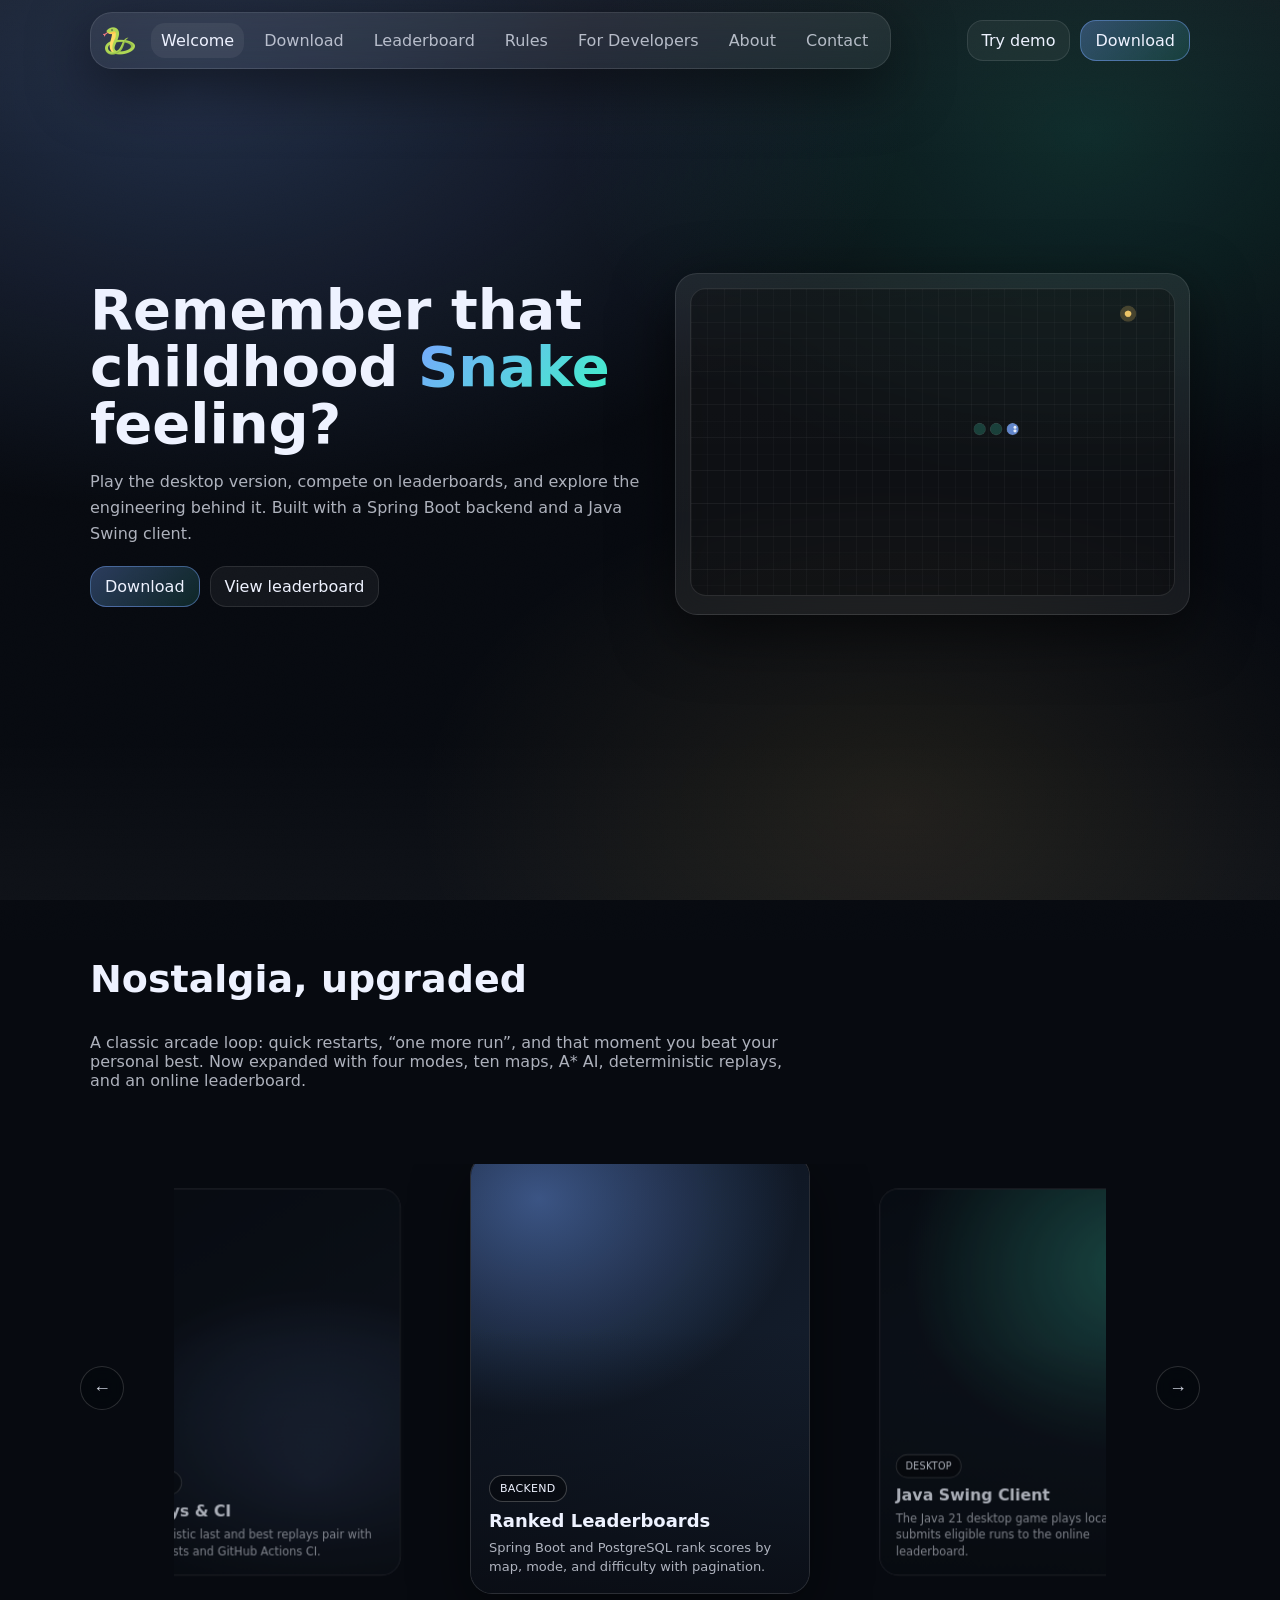
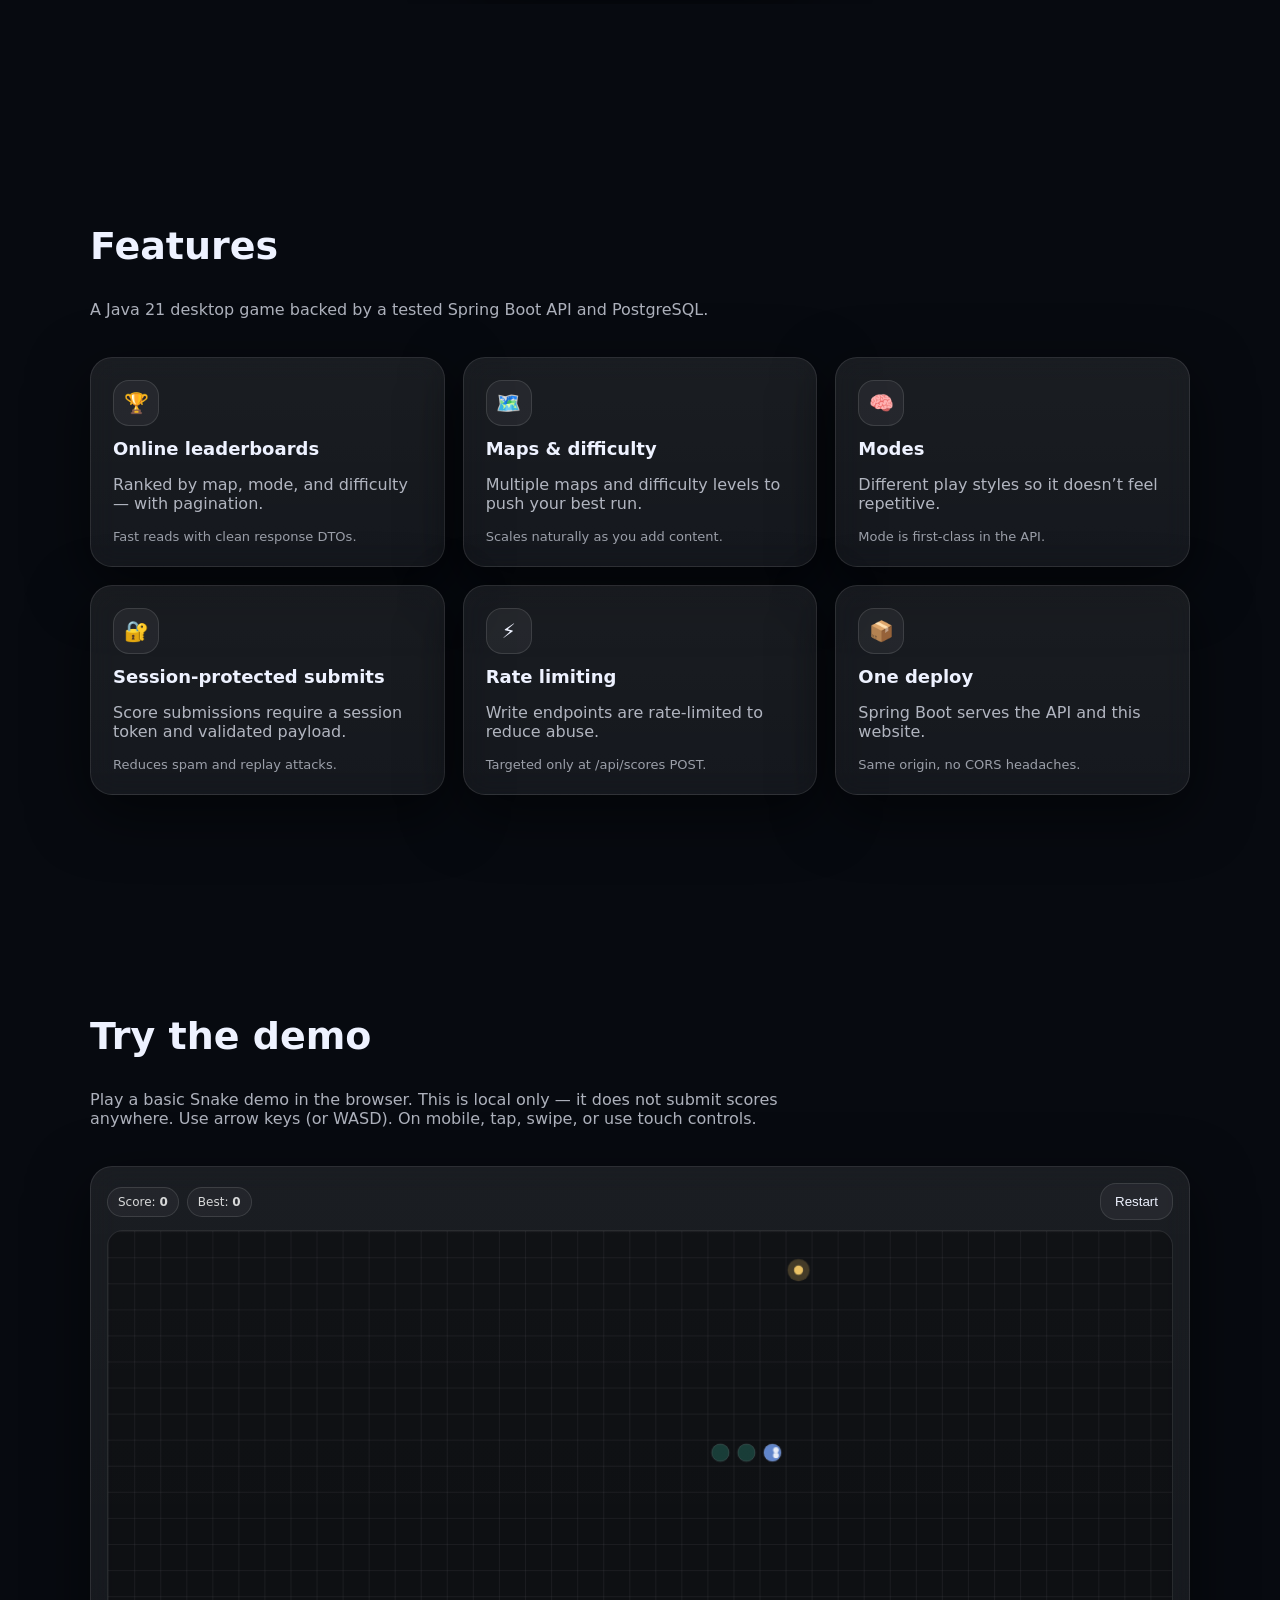
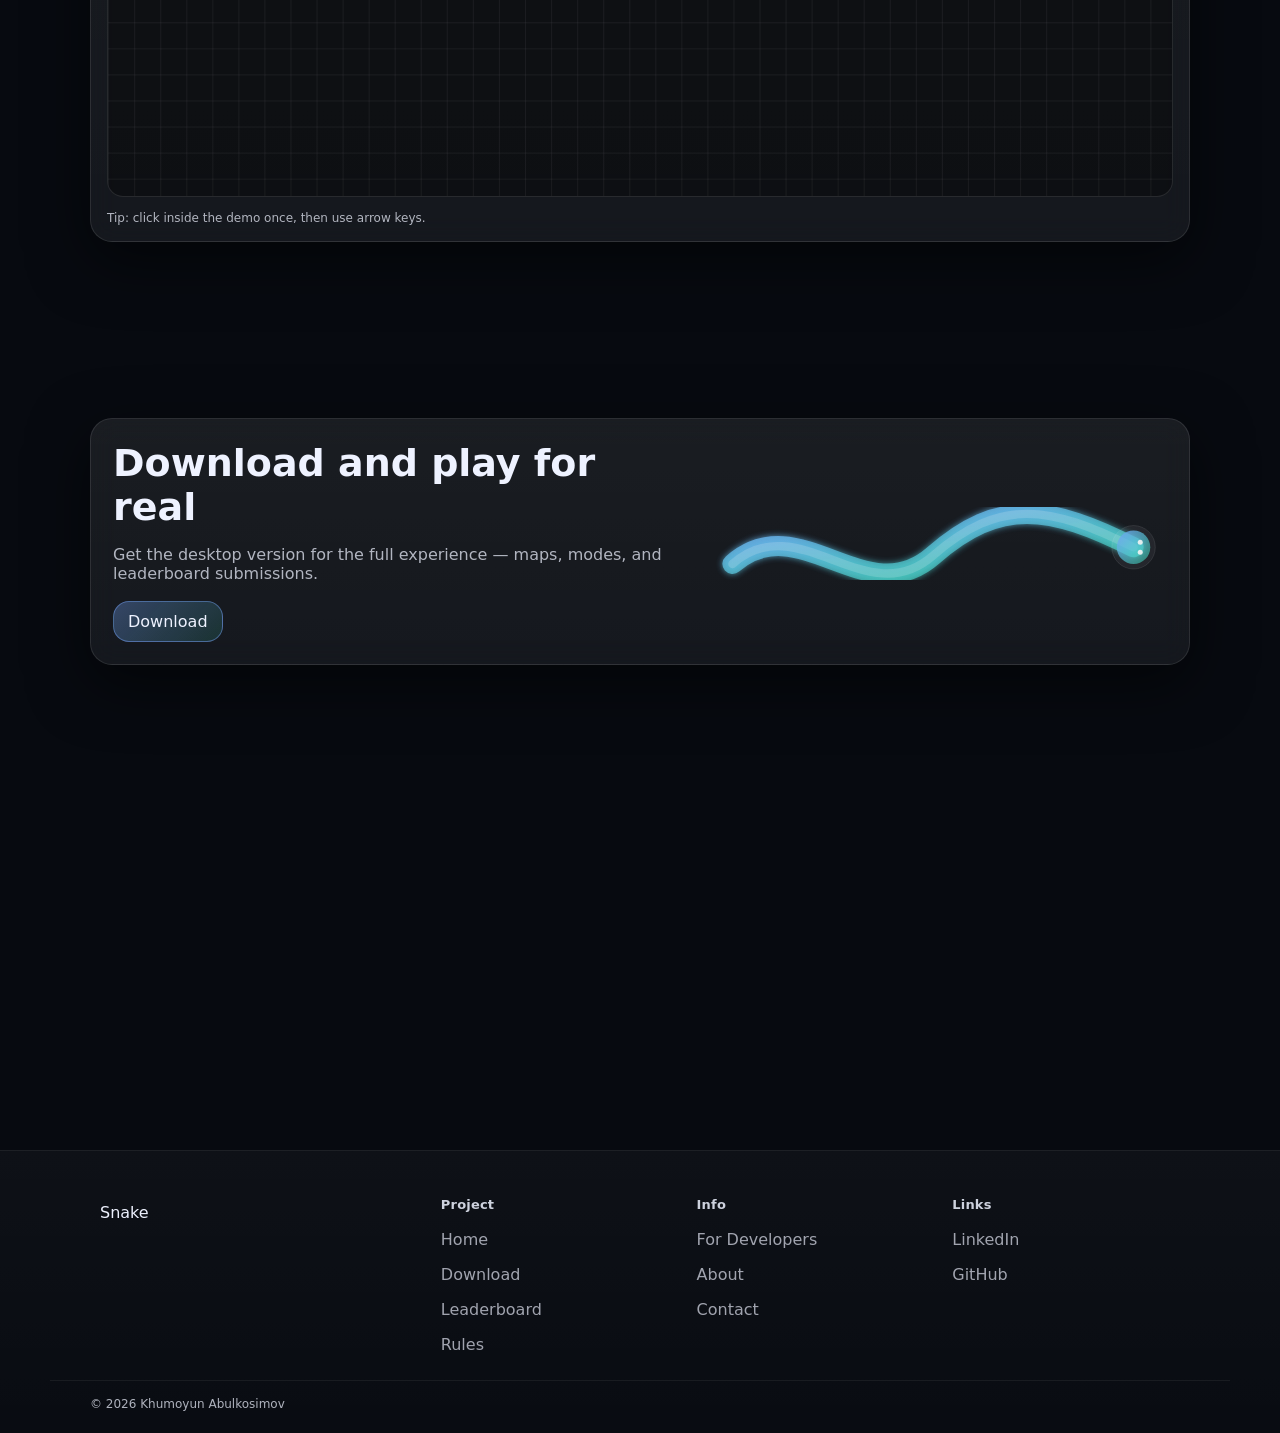
<file: src/main/resources/static/index.html>
<!doctype html>
<html lang="en">
<head>
    <meta charset="utf-8" />
    <meta name="viewport" content="width=device-width, initial-scale=1" />
    <title>Snake — Nostalgia, Upgraded</title>
    <meta name="description" content="A modern Snake game with a desktop app + online leaderboard. View the leaderboard and try the web demo." />
    <link rel="stylesheet" href="assets/styles.css" />
</head>

<body>
<div class="bg"></div>

<header class="navwrap">
    <div class="container navbar">
        <div class="navpill glass">
            <a class="brand" href="/" aria-label="Snake home">
                <img src="assets/img/snake.png" alt="" class="brand-icon" />
            </a>

            <nav class="navlinks" aria-label="Primary">
                <a class="active" href="/">Welcome</a>
                <a href="/downloads/">Download</a>
                <a href="/leaderboard/">Leaderboard</a>
                <a href="/rules/">Rules</a>
                <a href="/developers/">For Developers</a>
                <a href="/about/">About</a>
                <a href="/contact/">Contact</a>
            </nav>

            <button class="iconbtn" id="menuBtn" aria-label="Open menu" aria-expanded="false">☰</button>
        </div>

        <div class="navctas">
            <a class="btn" href="#demo" id="tryDemoTop">Try demo</a>
            <a class="btn primary" href="/downloads/">Download</a>
        </div>
    </div>

    <div class="container mobilemenu glass" id="mobileMenu" hidden>
        <a href="/">Welcome</a>
        <a href="/downloads/">Download</a>
        <a href="/leaderboard/">Leaderboard</a>
        <a href="/rules/">Rules</a>
        <a href="/developers/">For Developers</a>
        <a href="/about/">About</a>
        <a href="/contact/">Contact</a>
        <a href="#demo">Try demo</a>
    </div>
</header>

<main>
    <section class="section screen hero container">
        <div class="hero-left reveal up">
            <h1 class="title">
                Remember that childhood <span class="grad">Snake</span> feeling?
            </h1>

            <p class="subtitle">
                Play the desktop version, compete on leaderboards, and explore the engineering behind it.
                Built with a Spring Boot backend and a Java Swing client.
            </p>

            <div class="actions">
                <a class="btn primary" href="/downloads/">Download</a>
                <a class="btn" href="/leaderboard/">View leaderboard</a>
            </div>
        </div>

        <div class="hero-right reveal left reveal-delay-1">
            <div class="device glass">
                <canvas id="snakeCanvas" width="820" height="520" aria-label="Snake animation"></canvas>
            </div>
        </div>
    </section>

    <section id="story" class="section screen container">
        <div class="section-head reveal up">
            <h2 class="h2">Nostalgia, upgraded</h2>
            <p class="muted">
                A classic arcade loop: quick restarts, “one more run”, and that moment you beat your personal best.
                Now expanded with four modes, ten maps, A* AI, deterministic replays, and an online leaderboard.
            </p>
        </div>

        <div class="coverflow reveal up">
            <div class="coverflow-viewport" id="coverflowViewport" tabindex="0" role="region" aria-label="Featured cards carousel">
                <button class="coverflow-btn prev" id="coverflowPrev" type="button" aria-label="Previous card">
                    <span aria-hidden="true">&larr;</span>
                </button>
                <div class="coverflow-clip">
                    <div class="coverflow-track" id="coverflowTrack"></div>
                </div>
                <button class="coverflow-btn next" id="coverflowNext" type="button" aria-label="Next card">
                    <span aria-hidden="true">&rarr;</span>
                </button>
            </div>
        </div>
    </section>

    <section class="section screen container">
        <div class="section-head reveal up">
            <h2 class="h2">Features</h2>
            <p class="muted">A Java 21 desktop game backed by a tested Spring Boot API and PostgreSQL.</p>
        </div>

        <div class="cards">
            <article class="card glass reveal up">
                <div class="cardicon">🏆</div>
                <h3 class="h3">Online leaderboards</h3>
                <p class="muted">Ranked by map, mode, and difficulty — with pagination.</p>
                <p class="cardpoint">Fast reads with clean response DTOs.</p>
            </article>

            <article class="card glass reveal up">
                <div class="cardicon">🗺️</div>
                <h3 class="h3">Maps & difficulty</h3>
                <p class="muted">Multiple maps and difficulty levels to push your best run.</p>
                <p class="cardpoint">Scales naturally as you add content.</p>
            </article>

            <article class="card glass reveal up">
                <div class="cardicon">🧠</div>
                <h3 class="h3">Modes</h3>
                <p class="muted">Different play styles so it doesn’t feel repetitive.</p>
                <p class="cardpoint">Mode is first-class in the API.</p>
            </article>

            <article class="card glass reveal up">
                <div class="cardicon">🔐</div>
                <h3 class="h3">Session-protected submits</h3>
                <p class="muted">Score submissions require a session token and validated payload.</p>
                <p class="cardpoint">Reduces spam and replay attacks.</p>
            </article>

            <article class="card glass reveal up">
                <div class="cardicon">⚡</div>
                <h3 class="h3">Rate limiting</h3>
                <p class="muted">Write endpoints are rate-limited to reduce abuse.</p>
                <p class="cardpoint">Targeted only at /api/scores POST.</p>
            </article>

            <article class="card glass reveal up">
                <div class="cardicon">📦</div>
                <h3 class="h3">One deploy</h3>
                <p class="muted">Spring Boot serves the API and this website.</p>
                <p class="cardpoint">Same origin, no CORS headaches.</p>
            </article>
        </div>
    </section>

    <section id="demo" class="section screen container">
        <div class="section-head reveal up">
            <h2 class="h2">Try the demo</h2>
            <p class="muted">
                Play a basic Snake demo in the browser. This is local only — it does not submit scores anywhere.
                Use arrow keys (or WASD). On mobile, tap, swipe, or use touch controls.
            </p>
        </div>

        <div class="demo glass reveal up">
            <div class="demo-top">
                <div class="demo-stats">
                    <span class="pill">Score: <strong id="demoScore">0</strong></span>
                    <span class="pill">Best: <strong id="demoBest">0</strong></span>
                </div>
                <div class="demo-actions">
                    <button class="btn" id="demoRestart" type="button">Restart</button>
                </div>
            </div>

            <canvas id="demoCanvas" width="980" height="520" tabindex="0" aria-label="Playable snake demo"></canvas>

            <div class="demo-controls" role="group" aria-label="Touch controls">
                <button class="demo-control" type="button" data-demo-dir="up" aria-label="Move up">&uarr;</button>
                <button class="demo-control" type="button" data-demo-dir="left" aria-label="Move left">&larr;</button>
                <button class="demo-control" type="button" data-demo-dir="down" aria-label="Move down">&darr;</button>
                <button class="demo-control" type="button" data-demo-dir="right" aria-label="Move right">&rarr;</button>
            </div>

            <div class="demo-hint muted tiny">
                <span class="demo-hint-keyboard">Tip: click inside the demo once, then use arrow keys.</span>
                <span class="demo-hint-touch">Tip: tap the board edges to turn (or swipe / use the buttons).</span>
            </div>
        </div>
    </section>

    <section class="section screen container">
        <div class="cta glass reveal up">
            <div class="cta-left">
                <h2 class="h2">Download and play for real</h2>
                <p class="muted">
                    Get the desktop version for the full experience — maps, modes, and leaderboard submissions.
                </p>
                <div class="actions">
                    <a class="btn primary" href="/downloads/">Download</a>
                </div>
            </div>

            <div class="cta-right">
                <svg class="snakeSvg" viewBox="0 0 560 220" role="img" aria-label="Animated snake illustration">
                    <defs>
                        <linearGradient id="g" x1="0" y1="0" x2="1" y2="1">
                            <stop offset="0" stop-color="rgba(120,166,255,0.95)"/>
                            <stop offset="1" stop-color="rgba(64,242,201,0.55)"/>
                        </linearGradient>
                        <filter id="glow">
                            <feGaussianBlur stdDeviation="4" result="b"/>
                            <feMerge>
                                <feMergeNode in="b"/>
                                <feMergeNode in="SourceGraphic"/>
                            </feMerge>
                        </filter>
                    </defs>

                    <path class="snakePath glow"
                          d="M40 140 C 120 70, 200 200, 280 130
                 S 420 70, 520 120"
                          fill="none" stroke="url(#g)" stroke-width="24" stroke-linecap="round" stroke-linejoin="round"
                          filter="url(#glow)"
                    />
                    <path class="snakePath2"
                          d="M40 140 C 120 70, 200 200, 280 130
                 S 420 70, 520 120"
                          fill="none" stroke="rgba(255,255,255,0.18)" stroke-width="10" stroke-linecap="round"
                    />

                    <g class="snakeHead">
                        <circle cx="520" cy="120" r="26" fill="rgba(255,255,255,0.06)" stroke="rgba(255,255,255,0.12)"/>
                        <circle cx="520" cy="120" r="20" fill="url(#g)" opacity="0.9"/>
                        <circle cx="528" cy="114" r="3" fill="rgba(255,255,255,0.9)"/>
                        <circle cx="528" cy="126" r="3" fill="rgba(255,255,255,0.9)"/>
                    </g>
                </svg>
            </div>
        </div>
    </section>

    <button id="scrollTopBtn" class="scroll-top-btn" aria-label="Scroll to top" hidden>↑</button>

    <footer class="sitefooter">
        <div class="container footgrid">
            <div class="footbrand">
                <div class="footlogo">
          <span class="brand-icon" aria-hidden="true">
            <span class="dot"></span>
            <span class="bar"></span>
          </span>
                    <span class="brand-name">Snake</span>
                </div>
            </div>

            <div class="footcol">
                <h4>Project</h4>
                <a href="/">Home</a>
                <a href="/downloads/">Download</a>
                <a href="/leaderboard/">Leaderboard</a>
                <a href="/rules/">Rules</a>
            </div>

            <div class="footcol">
                <h4>Info</h4>
                <a href="/developers/">For Developers</a>
                <a href="/about/">About</a>
                <a href="/contact/">Contact</a>
            </div>

            <div class="footcol">
                <h4>Links</h4>
                <a href="https://linkedin.com/in/khumoyun-abulkosimov" target="_blank" rel="noopener">LinkedIn</a>
                <a href="https://github.com/Khumoyun1307" target="_blank" rel="noopener">GitHub</a>
            </div>
        </div>

        <div class="container footbottom">
            <span class="muted tiny">© <span id="year"></span> Khumoyun Abulkosimov</span>
        </div>
    </footer>
</main>

<script src="assets/site.js"></script>
<script src="assets/script.js"></script>
<script src="assets/snake-demo.js"></script>
<script src="assets/demo.js"></script>
</body>
</html>
</file>
<file: src/main/resources/static/assets/styles.css>
:root{
  --bg:#070a10;
  --text:#eef2ff;
  --muted:rgba(238,242,255,.72);
  --line:rgba(255,255,255,.10);
  --glass:rgba(255,255,255,.06);
  --glass2:rgba(255,255,255,.08);
  --shadow: 0 18px 60px rgba(0,0,0,.55);
  --r:22px;

  --a:#78a6ff;
  --b:#40f2c9;
  --c:#ffd36e;
}

*{box-sizing:border-box}
html,body{height:100%}
html{scroll-behavior:smooth}
body{
  margin:0;
  font-family: ui-sans-serif, system-ui, -apple-system, Segoe UI, Roboto, Helvetica, Arial;
  background: var(--bg);
  color: var(--text);
  overflow-x:hidden;
}
img, svg, canvas{max-width:100%; height:auto}

.bg{
  position:fixed; inset:0;
  background:
    radial-gradient(1200px 700px at 15% 10%, rgba(120,166,255,.22), transparent 60%),
    radial-gradient(900px 600px at 85% 15%, rgba(64,242,201,.14), transparent 58%),
    radial-gradient(800px 540px at 70% 90%, rgba(255,211,110,.09), transparent 60%),
    linear-gradient(to bottom, rgba(255,255,255,.03), transparent 18%, transparent 82%, rgba(255,255,255,.03));
  filter:saturate(1.05);
  pointer-events:none;
  z-index:-2;
}
.bg::after{
  content:"";
  position:absolute; inset:-40px;
  background-image: url("data:image/svg+xml,%3Csvg xmlns='http://www.w3.org/2000/svg' width='160' height='160'%3E%3Cfilter id='n'%3E%3CfeTurbulence type='fractalNoise' baseFrequency='.9' numOctaves='3' stitchTiles='stitch'/%3E%3C/filter%3E%3Crect width='160' height='160' filter='url(%23n)' opacity='.12'/%3E%3C/svg%3E");
  opacity:.10;
  mix-blend-mode: overlay;
  pointer-events:none;
  z-index:-1;
}

.container{max-width:1180px;margin:0 auto;padding:0 clamp(28px, 4vw, 40px)}

.section{
  padding-top: 88px;
  padding-bottom: 88px;
}
.section.screen{ min-height: calc(100vh - 110px); }
/* Glass */
.glass{
  background: linear-gradient(180deg, var(--glass2), var(--glass));
  border: 1px solid var(--line);
  border-radius: var(--r);
  box-shadow: var(--shadow);
  backdrop-filter: blur(14px);
}

/* NAV */
.navwrap{
  position:static;
  z-index:20;
  padding:12px 0 10px;
}
.navbar{
  display:flex;
  align-items:center;
  justify-content:space-between;
  gap:14px;
}
.navpill{
  display:flex;
  align-items:center;
  gap:16px;
  padding:10px 12px;
  width: fit-content;
  max-width: 100%;
}
.navctas{
  display:flex;
  gap:10px;
  align-items:center;
}

/* Brand */
.brand{
  display:flex; align-items:center; gap:10px;
  text-decoration:none; color:var(--text);
  font-weight:800; letter-spacing:.2px;
}
.brand-icon{
  display:inline-block;
  height:32px;
  width:auto;
  object-fit:contain;
}
.brand-name{font-size:16px}

/* Links */
.navlinks{
  display:flex; gap:10px; flex-wrap:wrap;
  align-items:center;
}
.navlinks a{
  color: var(--muted);
  text-decoration:none;
  padding:8px 10px;
  border-radius:14px;
}
.navlinks a:hover{
  color: var(--text);
  background: rgba(255,255,255,.06);
}

.navlinks a:focus-visible,
.mobilemenu a:focus-visible,
.btn:focus-visible,
.iconbtn:focus-visible,
.social-link:focus-visible,
.lb-field input:focus-visible,
.lb-field select:focus-visible{
  outline:2px solid rgba(120,166,255,.7);
  outline-offset:2px;
}

.iconbtn{
  display:none;
  padding:8px 10px;
  border-radius:14px;
  border:1px solid var(--line);
  background: rgba(255,255,255,.05);
  color: var(--text);
  cursor:pointer;
}
.iconbtn:hover{background: rgba(255,255,255,.08)}

.mobilemenu{
  margin-top:10px;
  padding:10px;
}
.mobilemenu a{
  display:block;
  padding:12px 12px;
  border-radius:14px;
  text-decoration:none;
  color: var(--muted);
}
.mobilemenu a:hover{background: rgba(255,255,255,.06); color: var(--text)}

/* Buttons */
.btn{
  display:inline-flex; align-items:center; justify-content:center;
  padding:10px 14px;
  border-radius:16px;
  border: 1px solid var(--line);
  background: rgba(255,255,255,.05);
  color: var(--text);
  text-decoration:none;
  cursor:pointer;
  white-space:nowrap;
}
.btn:hover{background: rgba(255,255,255,.08)}
.btn.primary{
  border-color: rgba(120,166,255,.45);
  background: linear-gradient(135deg, rgba(120,166,255,.32), rgba(64,242,201,.12));
}
.btn.primary:hover{filter:brightness(1.07)}

/* Typography */
.title{font-size:56px; line-height:1.02; margin:0 0 14px}
.grad{
  background: linear-gradient(135deg, var(--a), var(--b));
  -webkit-background-clip: text;
  background-clip:text;
  color:transparent;
}
.subtitle{color: var(--muted); font-size:16px; line-height:1.65; max-width: 60ch}
.h2{font-size:38px;margin:0 0 10px}
.h3{font-size:18px;margin:0 0 10px}
.muted{color: var(--muted)}
.tiny{font-size:12px}

/* HERO */
.hero{
  padding-top:28px;
  display:grid;
  grid-template-columns: 1.1fr 1fr;
  gap:18px;
  align-items:center;
}
.hero-left{padding:12px 0}
.actions{display:flex; gap:10px; flex-wrap:wrap; margin:18px 0 0}

.device{padding:14px}
#snakeCanvas{
  width:100%;
  height:auto;
  border-radius:16px;
  border:1px solid rgba(255,255,255,.10);
  background: rgba(0,0,0,.25);
}

/* Section head */
.section-head{
  display:flex;
  flex-direction:column;
  gap:6px;
  max-width: 70ch;
  margin-bottom:22px; /* more breathing room */
}

/* Coverflow carousel */
.coverflow{
  --card-width: clamp(220px, 30vw, 340px);
  --card-height: clamp(280px, 44vw, 440px);
  --card-gap: calc(var(--card-width) + 48px);
  --card-ease: cubic-bezier(0.22, 0.61, 0.36, 1);
  position: relative;
}

.coverflow-viewport{
  position: relative;
  height: calc(var(--card-height) + 80px);
  margin: 10px auto 0;
  padding: 36px 84px 44px;
  overflow: visible;
  perspective: 1200px;
  touch-action: pan-y;
  background: transparent;
}

.coverflow-viewport:focus-visible{
  outline:2px solid rgba(120,166,255,.7);
  outline-offset:6px;
}

.coverflow-clip{
  position: relative;
  height: var(--card-height);
  width: 100%;
  overflow: hidden;
  border-radius: 22px;
}

.coverflow-track{
  position: relative;
  height: var(--card-height);
}

.coverflow-card{
  position:absolute;
  top:50%;
  left:50%;
  width: var(--card-width);
  height: var(--card-height);
  border-radius:22px;
  border:1px solid rgba(255,255,255,.14);
  background: rgba(10,14,22,.7);
  overflow:hidden;
  box-shadow: none;
  transform-style: preserve-3d;
  transition: none;
  opacity:0;
  pointer-events:none;
}

.coverflow.is-ready .coverflow-card{
  transition:
    transform 620ms var(--card-ease),
    opacity 620ms var(--card-ease),
    filter 620ms var(--card-ease),
    box-shadow 620ms var(--card-ease);
}

.coverflow-card img{
  position:absolute;
  inset:0;
  width:100%;
  height:100%;
  object-fit: cover;
}

.coverflow-art{
  position:absolute;
  inset:0;
  background-size: cover;
  background-position: center;
  filter: saturate(1.05) brightness(0.98);
}

.coverflow-card::after{
  content:"";
  position:absolute;
  inset:0;
  background: linear-gradient(180deg, rgba(8,10,16,0) 40%, rgba(8,10,16,.80) 100%);
  z-index:0;
}

.coverflow-card.is-active{
  opacity:1;
  pointer-events:auto;
  box-shadow: 0 20px 60px rgba(0,0,0,.45);
}

.coverflow-card.is-near{
  opacity:.78;
  pointer-events:auto;
}

.coverflow-card.is-far{
  opacity:.46;
}

.coverflow-content{
  position:absolute;
  left:0;
  right:0;
  bottom:0;
  padding: 18px 18px 16px;
  display:flex;
  flex-direction:column;
  gap:8px;
  z-index:1;
}

.coverflow-tag{
  align-self:flex-start;
  padding:6px 10px;
  border-radius:999px;
  border:1px solid rgba(255,255,255,.22);
  background: rgba(0,0,0,.35);
  font-size:11px;
  letter-spacing:.3px;
  text-transform:uppercase;
}

.coverflow-title{
  margin:0;
  font-size:18px;
}

.coverflow-subtitle{
  margin:0;
  font-size:13px;
  line-height:1.45;
  color: var(--muted);
}

.coverflow-btn{
  position:absolute;
  top:50%;
  width:44px;
  height:44px;
  border-radius:999px;
  border:1px solid rgba(255,255,255,.18);
  background: rgba(5,8,12,.55);
  color: var(--text);
  display:flex;
  align-items:center;
  justify-content:center;
  font-size:18px;
  cursor:pointer;
  transform: translateY(-50%);
  z-index:20;
  opacity:.85;
  transition: opacity .2s ease, background .2s ease, transform .2s ease;
  backdrop-filter: blur(8px);
}
.coverflow-btn:hover{opacity:1; background: rgba(255,255,255,.08)}
.coverflow-btn:focus-visible{outline:2px solid rgba(120,166,255,.7); outline-offset:2px}
.coverflow-btn.prev{left:-10px}
.coverflow-btn.next{right:-10px}

@media (max-width: 900px){
  .coverflow{ --card-gap: calc(var(--card-width) + 40px); }
}

@media (max-width: 600px){
  .coverflow{
    --card-width: clamp(220px, 70vw, 300px);
    --card-height: clamp(280px, 90vw, 360px);
    --card-gap: calc(var(--card-width) + 32px);
  }
  .coverflow-btn{width:38px; height:38px}
}

@media (prefers-reduced-motion: reduce) {
  html{scroll-behavior:auto}
  .coverflow.is-ready .coverflow-card{
    transition-duration: 160ms;
  }
  .reveal{
    transition:none;
    transform:none;
    opacity:1;
  }
  .snakePath,
  .snakePath2,
  .snakeHead{
    animation:none;
  }
}

/* Cards */
.cards{
  display:grid;
  grid-template-columns: repeat(3, 1fr);
  gap:18px;
}
.card{
  padding:22px;
  position:relative;
  overflow:hidden;
  transition: transform .18s ease, box-shadow .18s ease, border-color .18s ease;
}
.card::before{
  content:"";
  position:absolute; inset:-2px;
  background: radial-gradient(700px 240px at 20% 10%, rgba(120,166,255,.16), transparent 55%),
              radial-gradient(600px 240px at 80% 20%, rgba(64,242,201,.10), transparent 55%);
  opacity:.0;
  transition: opacity .18s ease;
  pointer-events:none;
}
.card:hover{
  transform: translateY(-6px);
  border-color: rgba(255,255,255,.18);
  box-shadow: 0 22px 80px rgba(0,0,0,.65);
}
.card:hover::before{opacity:1}

.cardicon{
  width:46px; height:46px;
  border-radius:16px;
  border:1px solid rgba(255,255,255,.12);
  background: rgba(255,255,255,.05);
  display:flex; align-items:center; justify-content:center;
  font-size:20px;
  margin-bottom:12px;
}
.cardpoint{
  margin:12px 0 0;
  font-size:13px;
  color: rgba(238,242,255,.62);
}

.social-link{
  display:inline-flex;
  align-items:center;
  gap:6px;
  padding:6px 10px;
  border-radius:999px;
  border:1px solid rgba(255,255,255,.16);
  background: rgba(255,255,255,.05);
  color: rgba(238,242,255,.88);
  text-decoration:none;
  font-size:12px;
  line-height:1;
  transition: transform .18s ease, border-color .18s ease, background .18s ease, color .18s ease;
}
.social-link:hover{
  color: var(--text);
  border-color: rgba(120,166,255,.45);
  background: rgba(120,166,255,.12);
  transform: translateY(-1px);
}
.social-link:focus-visible{
  outline:2px solid rgba(120,166,255,.7);
  outline-offset:2px;
}

/* Demo */
.demo{padding:16px}
.demo-top{
  display:flex;
  align-items:center;
  justify-content:space-between;
  gap:12px;
  flex-wrap:wrap;
  margin-bottom:10px;
}
.demo-stats{display:flex; gap:8px; flex-wrap:wrap}
.pill{
  font-size:12px;
  padding:7px 10px;
  border-radius:999px;
  border:1px solid rgba(255,255,255,.12);
  background: rgba(255,255,255,.04);
  color: rgba(255,255,255,.82);
}
#demoCanvas{
  width:100%;
  height:auto;
  border-radius:16px;
  border:1px solid rgba(255,255,255,.10);
  background: rgba(0,0,0,.25);
  outline:none;
}
.demo-hint{margin-top:10px}
.demo-hint-touch{display:none}

.demo-controls{
  display:none;
  margin-top:12px;
  width: min(280px, 100%);
  margin-left:auto;
  margin-right:auto;
  gap:10px;
  grid-template-columns: repeat(3, 1fr);
  grid-template-rows: repeat(3, 1fr);
}

.demo-control{
  display:flex;
  align-items:center;
  justify-content:center;
  aspect-ratio: 1 / 1;
  min-height: 54px;
  border-radius:18px;
  border:1px solid rgba(255,255,255,.12);
  background: rgba(255,255,255,.05);
  color: rgba(238,242,255,.92);
  font-size:18px;
  font-weight:800;
  cursor:pointer;
  user-select:none;
  -webkit-user-select:none;
  -webkit-tap-highlight-color: transparent;
  touch-action: manipulation;
}
.demo-control:hover{background: rgba(255,255,255,.08)}
.demo-control:active{transform: translateY(1px)}
.demo-control:focus-visible{
  outline:2px solid rgba(120,166,255,.7);
  outline-offset:2px;
}

.demo-control[data-demo-dir="up"]{grid-column:2; grid-row:1}
.demo-control[data-demo-dir="left"]{grid-column:1; grid-row:2}
.demo-control[data-demo-dir="down"]{grid-column:2; grid-row:3}
.demo-control[data-demo-dir="right"]{grid-column:3; grid-row:2}

.demo.demo-touch .demo-controls{display:grid}
.demo.demo-touch .demo-hint-keyboard{display:none}
.demo.demo-touch .demo-hint-touch{display:inline}
.demo.demo-touch #demoCanvas{touch-action: none}

@media (hover: none) and (pointer: coarse){
  .demo-controls{display:grid}
  .demo-hint-keyboard{display:none}
  .demo-hint-touch{display:inline}

  #demoCanvas{touch-action: none}
}

/* CTA + SVG snake */
.cta{
  padding:22px;
  display:grid;
  grid-template-columns: 1.1fr .9fr;
  gap:14px;
  align-items:center;
}
.snakeSvg{width:100%; height:auto; max-width:520px; justify-self:end; opacity:.95}
.snakePath{animation: snakeWiggle 3.2s ease-in-out infinite; transform-origin:center}
.snakePath2{animation: snakeWiggle 3.2s ease-in-out infinite reverse; transform-origin:center}
.snakeHead{transform-origin: 520px 120px; animation: headBob 2.2s ease-in-out infinite}
@keyframes snakeWiggle{0%,100%{transform: translateY(0)}50%{transform: translateY(-6px)}}
@keyframes headBob{0%,100%{transform: translateY(0) rotate(0deg)}50%{transform: translateY(-6px) rotate(-2deg)}}

/* Footer */
.sitefooter{
  margin-top:30px;
  padding:46px 0 22px;
  border-top:1px solid rgba(255,255,255,.08);
  background: linear-gradient(180deg, rgba(255,255,255,.03), rgba(255,255,255,.01));
}
.footgrid{
  display:grid;
  grid-template-columns: 1.4fr 1fr 1fr 1fr;
  gap:18px;
  align-items:start;
}
.footbrand .footlogo{display:flex; align-items:center; gap:10px; margin-bottom:10px}
.footcol h4{
  margin:0 0 10px;
  font-size:13px;
  letter-spacing:.2px;
  color: rgba(238,242,255,.86);
}
.footcol a{
  display:block;
  padding:8px 0;
  text-decoration:none;
  color: rgba(238,242,255,.66);
}
.footcol a:hover{color: rgba(238,242,255,.92)}
.footbottom{
  margin-top:18px;
  padding-top:16px;
  border-top:1px solid rgba(255,255,255,.06);
  display:flex;
  justify-content:space-between;
}

/* Reveal */
.reveal{opacity:0; transform: translateY(14px); transition: opacity .7s ease, transform .7s ease}
.reveal.left{transform: translateX(18px)}
.reveal.up{transform: translateY(18px)}
.reveal.show{opacity:1; transform: translate(0,0)}
.reveal-delay-1{transition-delay: .08s}

/* =========================
   LEADERBOARD
========================= */
.navlinks a.active{
  color: var(--text);
  background: rgba(255,255,255,.06);
}

.lb-panel{
  padding:16px;
}

.lb-filters{
  display:flex;
  gap:12px;
  flex-wrap:wrap;
  align-items:flex-end;
}

.lb-field{
  display:flex;
  flex-direction:column;
  gap:6px;
  min-width: 160px;
  color: rgba(238,242,255,.72);
  font-size: 12px;
}
.lb-field input,
.lb-field select{
  padding:10px 12px;
  border-radius:16px;
  border:1px solid rgba(255,255,255,.12);
  background: rgba(0,0,0,.20);
  color: var(--text);
  outline:none;
}
.lb-field input::placeholder{color: rgba(238,242,255,.42)}
.lb-grow{flex:1; min-width: 220px;}

.lb-actions{
  display:flex;
  gap:10px;
  align-items:center;
}

.lb-banner{
  margin-top:12px;
  padding:10px 12px;
  border-radius:16px;
  border:1px solid rgba(248,113,113,.28);
  background: rgba(248,113,113,.10);
  color: rgba(255,255,255,.90);
}

.lb-tablewrap{
  margin-top:12px;
  overflow:auto;
  border-radius:18px;
  border:1px solid rgba(255,255,255,.10);
}

.lb-table{
  width:100%;
  border-collapse:collapse;
  min-width: 760px;
}
.lb-table th, .lb-table td{
  padding:12px 12px;
  border-bottom:1px solid rgba(255,255,255,.08);
  text-align:left;
  white-space:nowrap;
}
.lb-table thead th{
  position:sticky;
  top:0;
  background: rgba(10,14,22,.85);
  backdrop-filter: blur(10px);
  z-index: 1;
}
.lb-table tbody tr:hover td{
  background: rgba(255,255,255,.03);
}
.lb-table .num{
  text-align:right;
  font-variant-numeric: tabular-nums;
}

.lb-footer{
  margin-top:12px;
  display:flex;
  align-items:center;
  justify-content:space-between;
  gap:12px;
  flex-wrap:wrap;
}

.lb-pager{
  display:flex;
  gap:10px;
}

.lb-field select:disabled,
.lb-field input:disabled{
  opacity: .6;
  cursor: not-allowed;
}

/* =========================
   DEVELOPERS PAGE (UPDATED)
========================= */
.navlinks a.active{
  color: var(--text);
  background: rgba(255,255,255,.06);
}

.dev-hero{
  display:grid;
  grid-template-columns: 1.15fr .85fr;
  gap:18px;
  align-items:stretch;
}
.dev-hero-right{
  padding:18px;
}
.dev-minihead{margin-bottom:12px}
.dev-minifoot{margin-top:12px; opacity:.85}

.dev-badges{
  margin-top:14px;
  display:flex;
  gap:8px;
  flex-wrap:wrap;
}

.dev-kpi{
  display:grid;
  grid-template-columns: 1fr 1fr;
  gap:12px;
}
.dev-kpi-item{
  padding:12px 12px;
  border-radius:18px;
  border:1px solid rgba(255,255,255,.10);
  background: rgba(255,255,255,.03);
}
.dev-kpi-val{
  margin-top:6px;
  font-weight:800;
  color: rgba(238,242,255,.92);
}

.dev-grid-2{
  display:grid;
  grid-template-columns: repeat(2, 1fr);
  gap:18px;
}
.dev-grid-3{
  display:grid;
  grid-template-columns: repeat(3, 1fr);
  gap:18px;
}

.dev-card{ padding:22px; }
.dev-stack{ padding:22px; }

.dev-diagram{
  margin-top:14px;
  display:flex;
  align-items:stretch;
  gap:10px;
  flex-wrap:wrap;
}
.dev-node{
  padding:14px;
  min-width: 220px;
  flex: 1;
}
.dev-node-title{
  font-weight:800;
  margin-bottom:6px;
}
.dev-arrow{
  display:flex;
  align-items:center;
  justify-content:center;
  padding:0 6px;
  color: rgba(238,242,255,.55);
  font-weight:800;
}

.dev-tags{
  display:flex;
  gap:8px;
  flex-wrap:wrap;
  margin-top:14px;
}

.dev-list{
  margin:12px 0 0;
  padding-left: 18px;
  color: rgba(238,242,255,.78);
}
.dev-list li{ margin:8px 0; }

.dev-endpoint{
  display:flex;
  align-items:center;
  gap:10px;
  margin-bottom:10px;
}

.dev-method{
  border-color: rgba(120,166,255,.45);
  background: linear-gradient(135deg, rgba(120,166,255,.22), rgba(64,242,201,.10));
}

.dev-kv{
  margin-top:12px;
  display:grid;
  grid-template-columns: 120px 1fr;
  gap:10px;
  align-items:start;
}

.dev-code{
  margin-top:12px;
  border-radius:18px;
  border:1px solid rgba(255,255,255,.10);
  background: rgba(0,0,0,.22);
  overflow:auto;
}
.dev-code pre{
  margin:0;
  padding:12px 14px;
  font-size: 12px;
  line-height: 1.5;
  color: rgba(238,242,255,.90);
}

.dev-callout{
  margin-top:14px;
  padding:12px 14px;
  border-radius:18px;
  border:1px solid rgba(255,255,255,.10);
  background: rgba(255,255,255,.04);
}
.dev-callout-title{
  font-weight:800;
  margin-bottom:6px;
}

@media (max-width: 980px){
  .dev-hero{ grid-template-columns: 1fr; }
  .dev-grid-2{ grid-template-columns: 1fr; }
  .dev-grid-3{ grid-template-columns: 1fr; }
  .dev-kv{ grid-template-columns: 1fr; }
  .dev-arrow{ display:none; }
}

/* =========================
   DOWNLOADS PAGE
========================= */
.dl-top{
  display:grid;
  grid-template-columns: 1.2fr .8fr;
  gap:18px;
  align-items:stretch;
}

.dl-note{ padding:18px; }
.dl-note-title{
  font-weight:900;
  letter-spacing:.2px;
  font-size:14px;
  color: rgba(238,242,255,.90);
}

.dl-meta{ padding:18px; }
.dl-meta-row{
  display:flex;
  align-items:baseline;
  justify-content:space-between;
  gap:12px;
  padding:10px 0;
  border-bottom:1px solid rgba(255,255,255,.06);
}
.dl-meta-row:last-child{border-bottom:none;}

.dl-grid{
  display:grid;
  grid-template-columns: repeat(3, 1fr);
  gap:18px;
}

.dl-grid-2{
  display:grid;
  grid-template-columns: repeat(2, 1fr);
  gap:18px;
}

.dl-card{
  padding:22px;
  position:relative;
  overflow:hidden;
}

.dl-icon{
  width:46px; height:46px;
  border-radius:16px;
  border:1px solid rgba(255,255,255,.12);
  background: rgba(255,255,255,.05);
  display:flex; align-items:center; justify-content:center;
  font-size:22px;
  margin-bottom:12px;
}

.dl-pills{
  display:flex;
  gap:8px;
  flex-wrap:wrap;
  margin-top:12px;
}

.dl-actions{
  display:flex;
  gap:10px;
  flex-wrap:wrap;
  margin-top:16px;
}

.dl-foot{
  margin-top:14px;
  line-height: 1.55;
}

.btn[aria-disabled="true"]{
  opacity:.55;
  cursor:not-allowed;
  pointer-events:none;
}

@media (max-width: 980px){
  .dl-top{ grid-template-columns: 1fr; }
  .dl-grid{ grid-template-columns: 1fr; }
  .dl-grid-2{ grid-template-columns: 1fr; }
}

/* =========================
   ABOUT PAGE (STORY + BUILT BY)
========================= */
.about-hero{
  display:grid;
  grid-template-columns: 1.15fr .85fr;
  gap:18px;
  align-items:stretch;
}

.about-hero-right{
  padding:18px;
}

.about-badges{
  margin-top:14px;
  display:flex;
  gap:8px;
  flex-wrap:wrap;
}

.about-minihead{
  margin-bottom:10px;
}

.about-me{
  display:flex;
  gap:12px;
  align-items:center;
}

.about-avatar{
  width:52px;
  height:52px;
  border-radius:18px;
  border:1px solid rgba(255,255,255,.12);
  background: linear-gradient(135deg, rgba(120,166,255,.22), rgba(64,242,201,.10));
  display:flex;
  align-items:center;
  justify-content:center;
  font-weight:900;
  letter-spacing:.4px;
  color: rgba(238,242,255,.92);
}

.about-me-name{
  font-weight:900;
  font-size:16px;
}

.about-me-links{
  margin-top:14px;
  display:flex;
  gap:10px;
  flex-wrap:wrap;
}

.about-bio{
  margin-top:12px;
  line-height:1.6;
}

.about-mini{
  margin-top:12px;
  opacity:.88;
}

.about-grid-3{
  display:grid;
  grid-template-columns: repeat(3, 1fr);
  gap:18px;
}

.about-grid-2{
  display:grid;
  grid-template-columns: repeat(2, 1fr);
  gap:18px;
}

.about-storycard{
  padding:22px;
}

.about-storyicon{
  width:46px;
  height:46px;
  border-radius:16px;
  border:1px solid rgba(255,255,255,.12);
  background: rgba(255,255,255,.05);
  display:flex;
  align-items:center;
  justify-content:center;
  font-size:22px;
  margin-bottom:12px;
}

.about-feature{
  padding:22px;
}

.about-feature-pills{
  margin-top:12px;
  display:flex;
  gap:8px;
  flex-wrap:wrap;
}

/* Screenshots placeholders */
.about-shots{
  display:grid;
  grid-template-columns: repeat(4, 1fr);
  gap:18px;
}
.about-shot{
  height: 180px;
  border-radius:18px;
  border:1px solid rgba(255,255,255,.12);
  background: rgba(255,255,255,.05);
}
.about-shot.ph1{background: radial-gradient(900px 400px at 10% 20%, rgba(120,166,255,.35), transparent 55%), rgba(255,255,255,.04)}
.about-shot.ph2{background: radial-gradient(900px 400px at 70% 25%, rgba(64,242,201,.22), transparent 55%), rgba(255,255,255,.04)}
.about-shot.ph3{background: radial-gradient(900px 400px at 40% 35%, rgba(255,211,110,.20), transparent 55%), rgba(255,255,255,.04)}
.about-shot.ph4{background: radial-gradient(900px 400px at 30% 25%, rgba(255,120,205,.18), transparent 55%), rgba(255,255,255,.04)}

@media (max-width: 980px){
  .about-hero{ grid-template-columns: 1fr; }
  .about-grid-3{ grid-template-columns: 1fr; }
  .about-grid-2{ grid-template-columns: 1fr; }
  .about-shots{ grid-template-columns: 1fr 1fr; }
}
@media (max-width: 560px){
  .about-shots{ grid-template-columns: 1fr; }
}

/* Scroll to top button */
.scroll-top-btn{
  position:fixed;
  bottom:24px;
  right:24px;
  width:48px;
  height:48px;
  border-radius:50%;
  border:1px solid rgba(255,255,255,.14);
  background: rgba(255,255,255,.05);
  color: var(--text);
  cursor:pointer;
  display:flex;
  align-items:center;
  justify-content:center;
  font-size:20px;
  z-index:15;
  transition: opacity .2s ease, background .2s ease;
  opacity:0;
  pointer-events:none;
}

.scroll-top-btn:not([hidden]){
  opacity:1;
  pointer-events:auto;
}

.scroll-top-btn:hover{
  background: rgba(255,255,255,.08);
}

/* Responsive */
@media (max-width: 980px){
  .hero{grid-template-columns:1fr}
  .cta{grid-template-columns:1fr}
  .cards{grid-template-columns:1fr}
  .title{font-size:44px}
  .snakeSvg{justify-self:start}
  .footgrid{grid-template-columns:1fr 1fr}
  .section{
    padding-top: 72px;
    padding-bottom: 72px;
  }
}
@media (max-width: 1024px){
  .navlinks{display:none}
  .iconbtn{display:inline-flex}
  .navpill{gap:12px}
  .navbar{flex-wrap:wrap}
  .navctas{flex-wrap:wrap}
}
@media (max-width: 560px){
  .container{padding:0 clamp(28px, 4vw, 40px)}
  .navpill{width:100%; justify-content:space-between}
  .navctas{width:100%; justify-content:flex-start}
  .navctas .btn{flex:1 1 140px}
  .title{font-size:34px}
  .h2{font-size:28px}
  .subtitle{font-size:15px}
  .section{
    padding-top: 62px;
    padding-bottom: 62px;
  }
  .device{padding:10px}
  .demo{padding:12px}
  .card{padding:18px}
  .cta{padding:18px}
  .footgrid{grid-template-columns:1fr}
}
@media (max-width: 420px){
  .navctas .btn{flex:1 1 100%}
  .actions .btn{flex:1 1 100%}
  .title{font-size:30px}
  .h2{font-size:26px}
  .brand-name{font-size:15px}
  .pill{font-size:11px}
}
</file>
